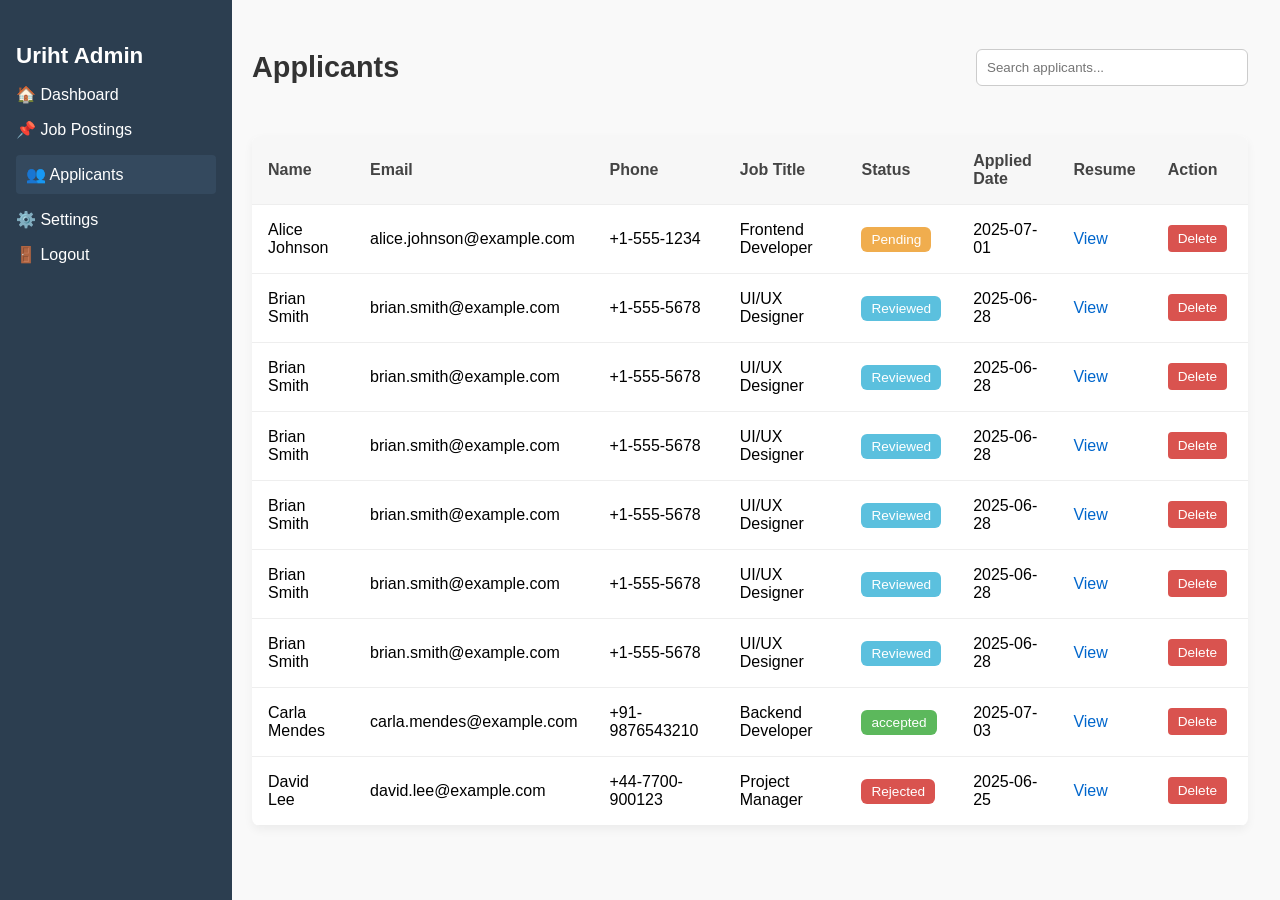
<file: applicants.html>
<!DOCTYPE html>
<html lang="en">
<head>
  <meta charset="UTF-8">
  <title>Applicants | Admin Dashboard</title>
  <link rel="stylesheet" href="css/global.css">
  <link rel="stylesheet" href="css/applicants.css">
</head>
<body>
  <div class="container">
    <aside class="sidebar">
      <h2>Uriht Admin</h2>
      <ul>
        <li><a href="index.html">🏠 Dashboard</a></li>
        <li><a href="job-postings.html">📌 Job Postings</a></li>
        <li><a href="applicants.html" class="active">👥 Applicants</a></li>
        <li><a href="settings.html">⚙️ Settings</a></li>
        <li><a href="login.html">🚪 Logout</a></li>
      </ul>
    </aside>

    <main class="main-content">
      <header class="topbar">
        <h1>Applicants</h1>
        <input type="text" id="searchInput" placeholder="Search applicants...">
      </header>

      <section id="applicantTableContainer">
        <table class="applicant-table">
          <thead>
            <tr>
              <th>Name</th>
              <th>Email</th>
              <th>Phone</th>
              <th>Job Title</th>
              <th>Status</th>
              <th>Applied Date</th>
              <th>Resume</th>
              <th>Action</th>
            </tr>
          </thead>
          <!-- <tbody id="applicantBody"> -->
            <tbody id="applicantTableBody"></tbody>

            <!-- Filled by JS -->
          </tbody>
        </table>
      </section>
    </main>
  </div>

  <script src="js/applicants.js"></script>
</body>
</html>
</file>
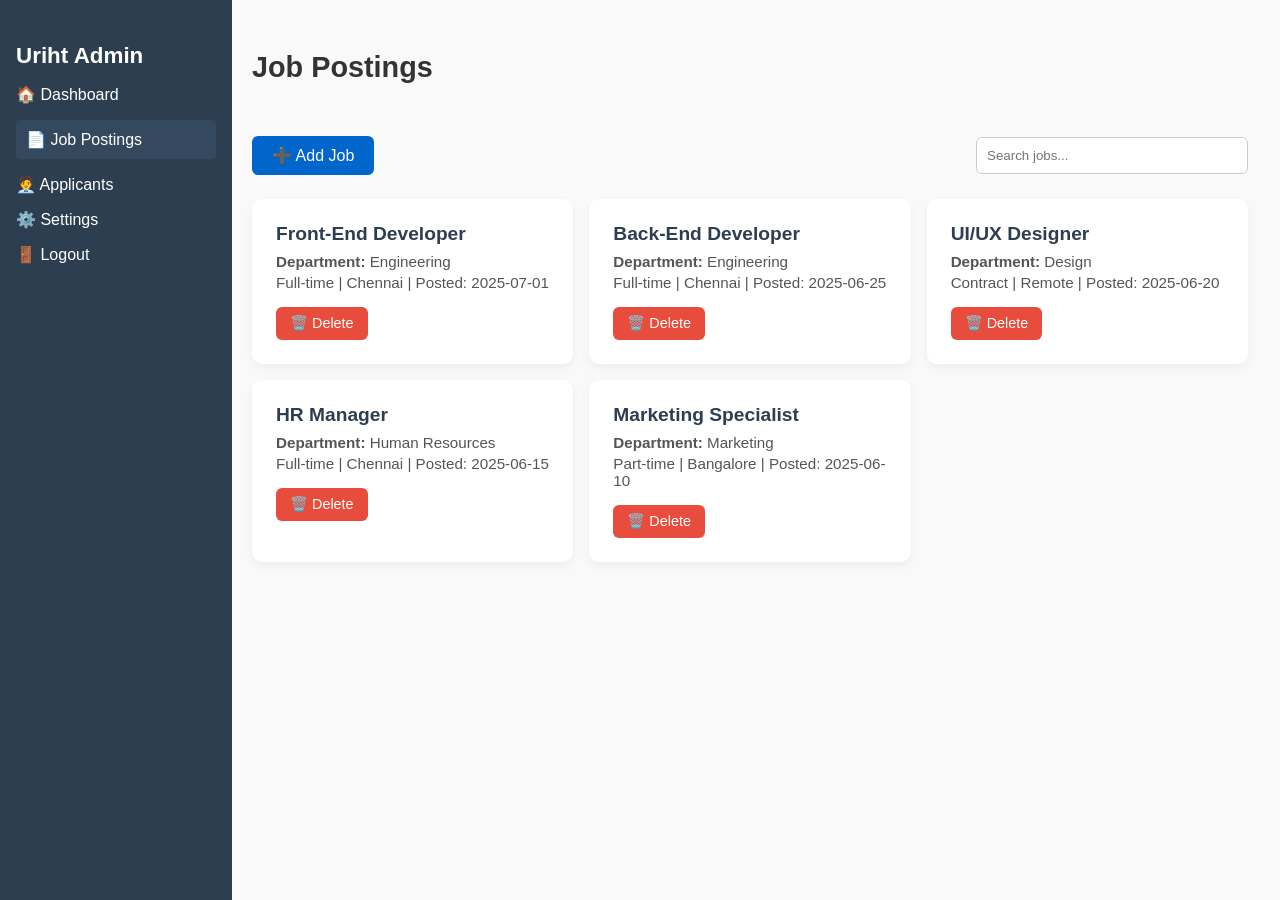
<file: job-postings.html>
<!DOCTYPE html>
<html lang="en">
<head>
  <meta charset="UTF-8" />
  <title>Job Postings - Admin Dashboard</title>
  <link rel="stylesheet" href="css/global.css">
  <link rel="stylesheet" href="css/jobs.css">
</head>
<body>
  <div class="container">
    <!-- Sidebar -->
    <aside class="sidebar">
      <h2>Uriht Admin</h2>
      <nav>
        <ul>
          <li><a href="index.html">🏠 Dashboard</a></li>
          <li><a href="job-postings.html" class="active">📄 Job Postings</a></li>
          <li><a href="applicants.html">🧑‍💼 Applicants</a></li>
          <li><a href="settings.html">⚙️ Settings</a></li>
          <li><a href="#" onclick="logout()">🚪 Logout</a></li>
        </ul>
      </nav>
    </aside>

    <!-- Main Content -->
    <main class="main-content">
      <header class="topbar">
        <h1>Job Postings</h1>
      </header>

      <!-- Controls -->
      <section class="job-controls">
        <button id="addJobBtn">➕ Add Job</button>
        <input type="text" id="searchInput" placeholder="Search jobs..." />
      </section>

      <!-- Jobs List -->
      <section class="job-listings" id="jobList">
        <!-- Dynamic job cards will appear here -->
      </section>
    </main>
  </div>

  <!-- Add Job Modal -->
  <div class="modal" id="jobModal">
    <div class="modal-content">
      <h2>Add New Job</h2>
      <form id="jobForm">
        <input type="text" id="jobTitle" placeholder="Job Title" required />
        <input type="text" id="jobDept" placeholder="Department" required />
        <textarea id="jobDesc" placeholder="Job Description" required></textarea>
        <div class="modal-actions">
          <button type="submit">Save</button>
          <button type="button" onclick="closeModal()">Cancel</button>
        </div>
      </form>
    </div>
  </div>

  <script src="js/jobs.js"></script>
</body>
</html>
</file>
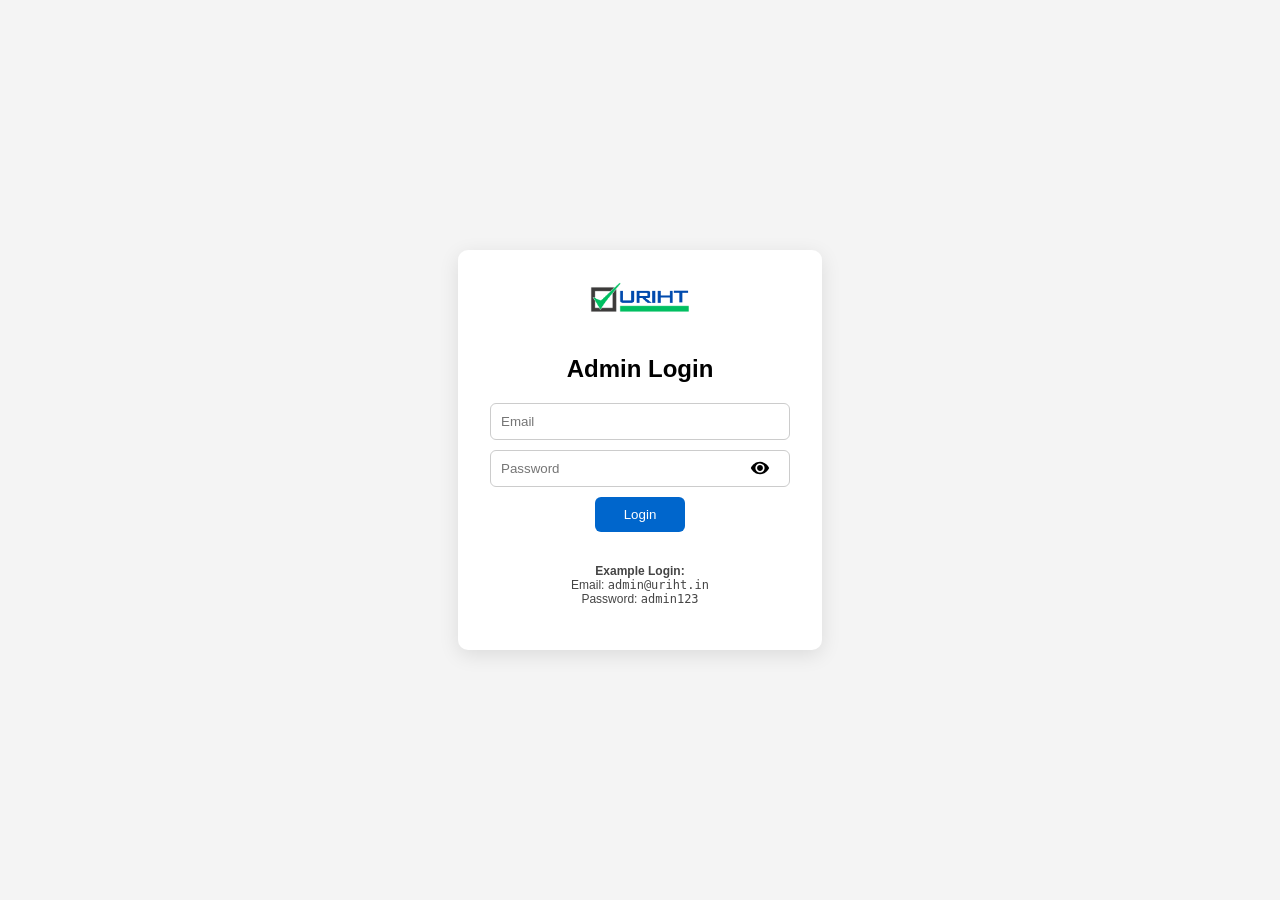
<file: login.html>
<!-- login.html -->
<!DOCTYPE html>
<html lang="en">
  <head>
    <meta charset="UTF-8" />
    <title>Login | Uriht Admin</title>
    <link rel="stylesheet" href="css/global.css" />
    <link rel="stylesheet" href="css/login.css" />
  </head>
  <body class="login-page">
    <div class="login-container">
      <div class="login-box">
        <img src="assets/uriht.png" alt="Uriht Logo" class="logo" />
        <h2>Admin Login</h2>

        <form id="loginForm">
          <div class="input-wrapper">
            <input type="email" id="email" placeholder="Email" required />
          </div>

          <div class="password-wrapper">
            <input
              type="password"
              id="password"
              placeholder="Password"
              required
            />
            <span id="togglePassword" title="Show/Hide"
              ><svg
                id="togglePassword"
                xmlns="http://www.w3.org/2000/svg"
                title="Show/Hide Password"
                viewBox="0 0 24 24"
                width="20"
                height="20"
                fill="black"
                style="
                  cursor: pointer;
                  position: absolute;
                  right: 10px;
                  top: 50%;
                  transform: translateY(-50%);
                "
              >
                <path
                  d="M12 4.5C7 4.5 2.73 8.11 1 12c1.73 3.89 6 7.5 11 7.5s9.27-3.61 11-7.5c-1.73-3.89-6-7.5-11-7.5zm0 13c-3.04 0-5.5-2.46-5.5-5.5S8.96 6.5 12 6.5s5.5 2.46 5.5 5.5S15.04 17.5 12 17.5zm0-9c-1.93 0-3.5 1.57-3.5 3.5S10.07 15.5 12 15.5s3.5-1.57 3.5-3.5S13.93 8.5 12 8.5z"
                />
              </svg>
            </span>
          </div>

          <button type="submit">Login</button>
          <p id="errorMsg" class="error"></p>
        </form>

        <p class="login-info">
          <strong>Example Login:</strong><br />
          Email: <code>admin@uriht.in</code><br />
          Password: <code>admin123</code>
        </p>
      </div>
    </div>

    <script src="js/auth.js"></script>
  </body>
</html>
</file>
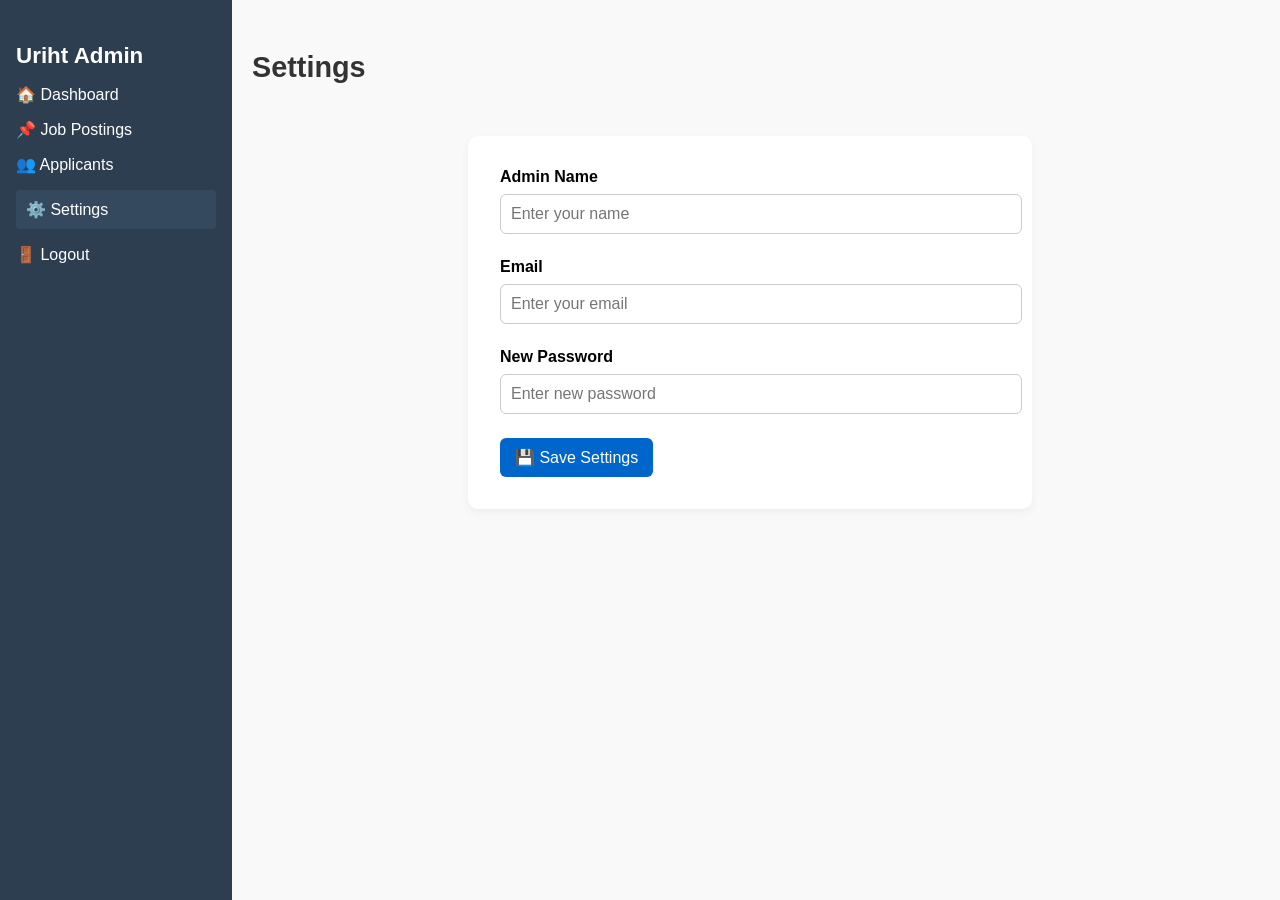
<file: settings.html>
<!DOCTYPE html>
<html lang="en">
<head>
  <meta charset="UTF-8" />
  <title>Settings | Admin Dashboard</title>
  <link rel="stylesheet" href="css/global.css" />
  <link rel="stylesheet" href="css/settings.css" />
</head>
<body>
  <div class="container">
    <aside class="sidebar">
      <h2>Uriht Admin</h2>
      <ul>
        <li><a href="index.html">🏠 Dashboard</a></li>
        <li><a href="job-postings.html">📌 Job Postings</a></li>
        <li><a href="applicants.html">👥 Applicants</a></li>
        <li><a href="settings.html" class="active">⚙️ Settings</a></li>
        <li><a href="login.html">🚪 Logout</a></li>
      </ul>
    </aside>

    <main class="main-content">
      <header class="topbar">
        <h1>Settings</h1>
      </header>

      <section class="settings-section">
        <form id="settingsForm">
          <div class="form-group">
            <label for="adminName">Admin Name</label>
            <input type="text" id="adminName" placeholder="Enter your name" />
          </div>

          <div class="form-group">
            <label for="adminEmail">Email</label>
            <input type="email" id="adminEmail" placeholder="Enter your email" />
          </div>

          <div class="form-group">
            <label for="adminPassword">New Password</label>
            <input type="password" id="adminPassword" placeholder="Enter new password" />
          </div>

          <button type="submit" class="save-btn">💾 Save Settings</button>
        </form>
      </section>
    </main>
  </div>

  <script src="js/settings.js"></script>
</body>
</html>
</file>
<file: css/global.css>
/* === GLOBAL STYLES === */
body {
  font-family: Arial, sans-serif;
  margin: 0;
  padding: 0;
  box-sizing: border-box;
}

.container {
  display: flex;
  height: 100vh;
}

/* Fix the sidebar */
.sidebar {
  position: fixed;
  top: 0;
  left: 0;
  width: 200px;
  height: 100vh;
  background-color:  #2c3e50; 
  color: white;
  padding: 1.5rem 1rem;
  overflow-y: auto;
  z-index: 1000;
}

.main-content {
  margin-left: 220px;
  padding: 2rem;
  overflow-x: hidden;
}


.sidebar h2 {
  font-size: 1.4rem;
  margin-bottom: 1rem;
}

.sidebar ul {
  list-style: none;
  padding: 0;
}

.sidebar ul li {
  margin: 1rem 0;
}

.sidebar a {
  color: #fff;
  text-decoration: none;
  display: block;
}

.sidebar a.active,
.sidebar a:hover {
  background-color: #34495e;
  padding: 10px;
  border-radius: 4px;
}

/* Main Content */
.main-content {
  flex: 1;
  padding: 2rem;
  background: #f9f9f9;
}

.topbar {
  display: flex;
  justify-content: space-between;
  align-items: center;
  margin-bottom: 2rem;
}

.topbar h1 {
  font-size: 1.8rem;
  color: #333;
}
</file>
<file: css/applicants.css>
/* === APPLICANTS PAGE === */

body {
  font-family: Arial, sans-serif;
  margin: 0;
  background-color: #f4f4f4;
}

.container {
  display: flex;
  height: 100vh;
}

.topbar input {
  padding: 10px;
  width: 250px;
  border: 1px solid #ccc;
  border-radius: 6px;
}

/* Table Styles */
.applicant-table {
  width: 100%;
  border-collapse: collapse;
  background-color: white;
  border-radius: 8px;
  overflow: hidden;
  box-shadow: 0 4px 10px rgba(0, 0, 0, 0.05);
}

.applicant-table th,
.applicant-table td {
  padding: 1rem;
  text-align: left;
  border-bottom: 1px solid #eee;
}

.applicant-table th {
  background-color: #f7f7f7;
  font-weight: bold;
  color: #444;
}

.applicant-table tbody tr:hover {
  background-color: #f0f0f0;
}

.status {
  padding: 5px 10px;
  border-radius: 6px;
  color: #fff;
  font-size: 0.85rem;
}

.status.pending {
  background-color: #f0ad4e;
}

.status.reviewed {
  background-color: #5bc0de;
}

.status.accepted {
  background-color: #5cb85c;
}

.status.rejected {
  background-color: #d9534f;
}

.resume-link {
  text-decoration: none;
  color: #0066cc;
}

.resume-link:hover {
  text-decoration: underline;
}

.action-buttons button {
  padding: 6px 10px;
  margin-right: 5px;
  font-size: 0.85rem;
  border: none;
  border-radius: 4px;
  cursor: pointer;
}

.action-buttons .view {
  background-color: #5bc0de;
  color: white;
}

.action-buttons .delete {
  background-color: #d9534f;
  color: white;
}
</file>
<file: css/jobs.css>
/* === Job Postings Page === */

.job-header {
  display: flex;
  justify-content: space-between;
  align-items: center;
  margin-bottom: 2rem;
}

.job-header h2 {
  font-size: 1.6rem;
}

.job-header button {
  padding: 0.6rem 1rem;
  background-color: #0066cc;
  color: white;
  border: none;
  border-radius: 5px;
  font-weight: bold;
}

.job-header button:hover {
  background-color: #004c99;
}

.job-table {
  width: 100%;
  border-collapse: collapse;
  background-color: white;
  border-radius: 8px;
  box-shadow: 0 4px 10px rgba(0, 0, 0, 0.05);
  overflow: hidden;
}

.job-table th, .job-table td {
  padding: 1rem;
  text-align: left;
  border-bottom: 1px solid #eee;
}

.job-table th {
  background-color: #f7f7f7;
  font-weight: bold;
}

.job-table tbody tr:hover {
  background-color: #f0f0f0;
}

/* Sorting Arrows */
.sort-icon {
  font-size: 0.8rem;
  margin-left: 5px;
  cursor: pointer;
}

/* Action buttons */
.action-buttons button {
  padding: 5px 10px;
  margin: 0 3px;
  border: none;
  border-radius: 5px;
  font-size: 0.85rem;
  cursor: pointer;
}

.action-buttons .edit {
  background-color: #f0ad4e;
  color: white;
}

.action-buttons .delete {
  background-color: #d9534f;
  color: white;
}

/* Modal Styling */
.modal {
  position: fixed;
  top: 0;
  left: 0;
  width: 100%;
  height: 100%;
  background-color: rgba(0, 0, 0, 0.4);
  display: none;
  align-items: center;
  justify-content: center;
  z-index: 1000;
}

.modal-content {
  background-color: white;
  padding: 2rem;
  border-radius: 10px;
  width: 90%;
  max-width: 500px;
  position: relative;
}

.modal-content h3 {
  margin-bottom: 1rem;
}

.modal-content input,
.modal-content textarea {
  width: 100%;
  padding: 10px;
  margin-bottom: 1rem;
  border: 1px solid #ccc;
  border-radius: 6px;
}

.modal-content button {
  padding: 10px 15px;
  margin-right: 10px;
  border: none;
  border-radius: 6px;
  font-weight: bold;
}

.modal-content .save-btn {
  background-color: #28a745;
  color: white;
}

.modal-content .cancel-btn {
  background-color: #6c757d;
  color: white;
}

form input,
form textarea,
form select {
  width: 100%;
  margin-bottom: 1rem;
  padding: 0.75rem;
  border-radius: 5px;
  border: 1px solid #ccc;
  font-size: 1rem;
}


.job-controls {
  display: flex;
  justify-content: space-between;
  align-items: center;
  margin-bottom: 1.5rem;
}

.job-controls button {
  background: #0066cc;
  color: #fff;
  padding: 10px 20px;
  border: none;
  border-radius: 6px;
  font-size: 1rem;
  cursor: pointer;
}

.job-controls button:hover {
  background: #004c99;
}

.job-controls input {
  padding: 10px;
  border-radius: 6px;
  border: 1px solid #ccc;
  width: 250px;
}

/* Job Cards */

.job-listings {
  display: grid;
  grid-template-columns: repeat(auto-fit, minmax(280px, 1fr));
  gap: 1rem;
}

.job-card {
  background: white;
  border-radius: 10px;
  padding: 1.5rem;
  box-shadow: 0 4px 10px rgba(0, 0, 0, 0.05);
  position: relative;
  transition: transform 0.2s ease;
}

.job-card:hover {
  transform: translateY(-3px);
}

.job-card h3 {
  margin-top: 0;
  margin-bottom: 0.5rem;
  font-size: 1.2rem;
  color: #2c3e50;
}

.job-card p {
  margin: 0.25rem 0;
  color: #555;
  font-size: 0.95rem;
}

.job-card .actions {
  margin-top: 1rem;
}

.job-card button {
  background: #e74c3c;
  color: #fff;
  border: none;
  padding: 8px 14px;
  border-radius: 6px;
  cursor: pointer;
  font-size: 0.9rem;
}

.job-card button:hover {
  background: #c0392b;
}

/* Modal */

.modal {
  position: fixed;
  top: 0;
  left: 0;
  width: 100%;
  height: 100%;
  background-color: rgba(0, 0, 0, 0.4);
  display: none;
  justify-content: center;
  align-items: center;
  z-index: 100;
}

.modal-content {
  background: white;
  padding: 2rem;
  border-radius: 10px;
  width: 400px;
  box-shadow: 0 6px 20px rgba(0, 0, 0, 0.2);
  animation: slideDown 0.3s ease;
}

@keyframes slideDown {
  from {
    transform: translateY(-30px);
    opacity: 0;
  }
  to {
    transform: translateY(0);
    opacity: 1;
  }
}

.modal-content h2 {
  margin-top: 0;
  margin-bottom: 1rem;
  font-size: 1.3rem;
}

.modal-content input,
.modal-content textarea {
  width: 100%;
  padding: 10px;
  margin-bottom: 1rem;
  border-radius: 6px;
  border: 1px solid #ccc;
  font-family: inherit;
  font-size: 1rem;
}

.modal-actions {
  display: flex;
  justify-content: space-between;
}

.modal-actions button {
  padding: 10px 20px;
  border: none;
  border-radius: 6px;
  font-size: 1rem;
  cursor: pointer;
}
</file>
<file: css/login.css>
body.login-page {
  background-color: #f4f4f4;
}

.login-container {
  display: flex;
  justify-content: center;
  align-items: center;
  height: 100vh;
}

.login-box {
  background: white;
  padding: 2rem;
  border-radius: 10px;
  width: 300px;
  text-align: center;
  box-shadow: 0 5px 20px rgba(0,0,0,0.1);
}

.login-box .logo {
  width: 100px;
  margin-bottom: 1rem;
}

.login-box input {
  display: block;
  width: 100%;
  padding: 10px;
  margin: 10px 0;
  border-radius: 6px;
  border: 1px solid #ccc;
}

.login-box button {
  width: 30%;
  padding: 10px;
  background: #0066cc;
  color: white;
  border: none;
  border-radius: 6px;
}

.login-box button:hover {
  background: #004c99;
}

.error {
  color: red;
  font-size: 0.85rem;
}

.input-wrapper {
  position: relative;
  margin: 10px 0;
}

.input-wrapper input,
.password-wrapper input {
  width: 100%;
  padding: 10px;
  padding-right: 40px; /* needed for password icon */
  border-radius: 6px;
  border: 1px solid #ccc;
  box-sizing: border-box;
}

.password-wrapper {
  position: relative;
}

#password {
  width: 100%;
  padding: 10px;
  padding-right: 40px; 
  border-radius: 6px;
  border: 1px solid #ccc;
  box-sizing: border-box;
}


#togglePassword {
  position: absolute;
  right: 10px;
  top: 50%;
  transform: translateY(-50%);
  font-size: 1.1rem;
  color: #555;
  cursor: pointer;
}

.login-info {
  margin-top: 2rem;
  font-size: 0.75rem;
  color: #444;
  text-align: center;
}
</file>
<file: css/settings.css>
.settings-section {
  background: white;
  padding: 2rem;
  border-radius: 10px;
  max-width: 500px;
  margin: auto;
  box-shadow: 0 4px 10px rgba(0, 0, 0, 0.05);
}

.settings-section h2 {
  margin-bottom: 1rem;
}

.form-group {
  margin-bottom: 1.5rem;
}

.form-group label {
  display: block;
  font-weight: bold;
  margin-bottom: 0.5rem;
}

.form-group input {
  width: 100%;
  padding: 10px;
  border-radius: 6px;
  border: 1px solid #ccc;
  font-size: 1rem;
}

.save-btn {
  background-color: #0066cc;
  color: white;
  padding: 10px 15px;
  border: none;
  border-radius: 6px;
  font-size: 1rem;
  cursor: pointer;
}

.save-btn:hover {
  background-color: #004c99;
}
</file>
